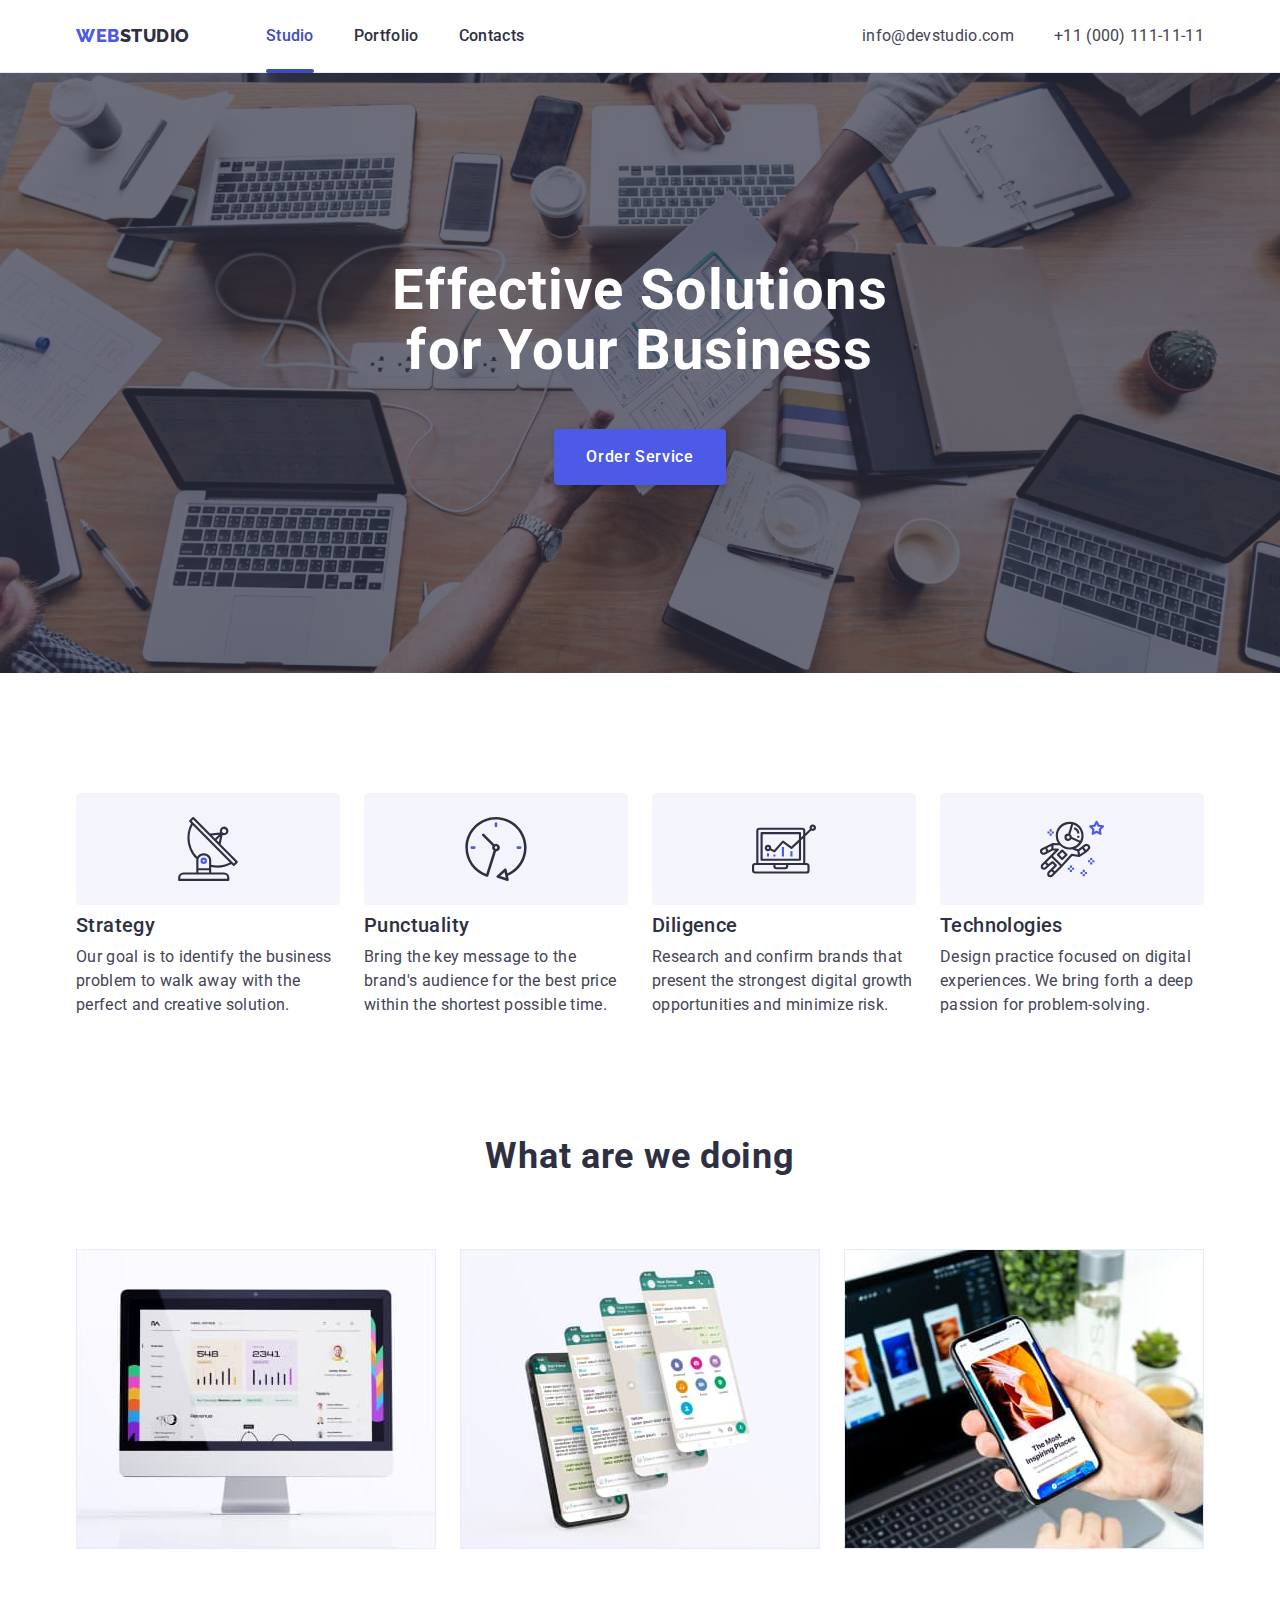
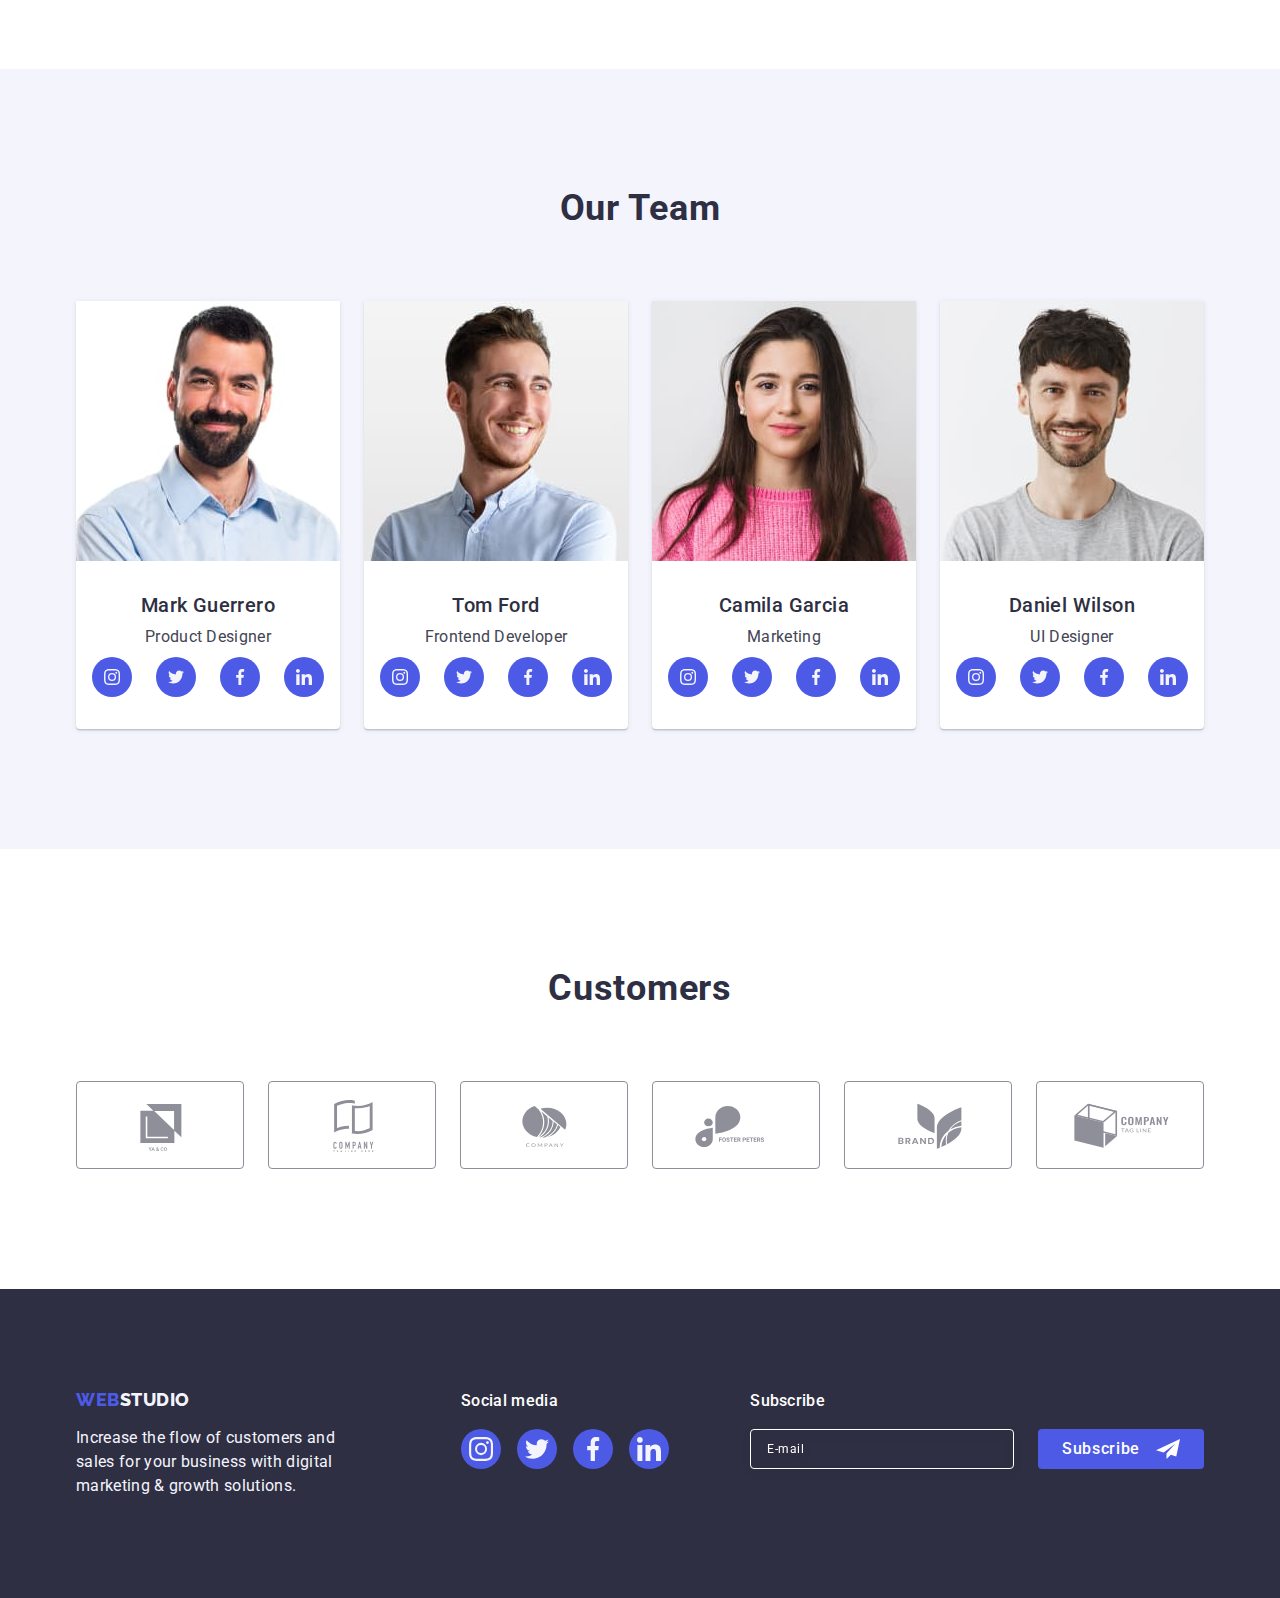
<file: index.html>
<!DOCTYPE html>
<html lang="en">
  <head>
    <meta charset="UTF-8" />
    <meta http-equiv="X-UA-Compatible" content="IE=edge" />
    <meta name="viewport" content="width=device-width, initial-scale=1.0" />
    <title>WebStudio</title>
    <link rel="preconnect" href="https://fonts.googleapis.com" />
    <link rel="preconnect" href="https://fonts.gstatic.com" crossorigin />
    <link
      href="https://fonts.googleapis.com/css2?family=Raleway:wght@800&family=Roboto:wght@400;500;700;900&display=swap"
      rel="stylesheet"
    />
    <link
      href="https://cdn.jsdelivr.net/npm/modern-normalize@2.0.0/modern-normalize.min.css"
      rel="stylesheet"
    />
    <link rel="stylesheet" href="./css/style.css"></head>
    <body>
      <!-- Header -->
      <header class="header">
        <div class="container header-container">
          <nav class="navigation">
            <a href="./index.html" class="logo link logo-header"
              >Web<span class="logo-black">Studio</span></a
            >
            <ul class="list menu-list">
              <li class="menu-item">
                <a href="./index.html" class="nav-item link current-site"
                  >Studio</a
                >
              </li>
              <li class="menu-item">
                <a href="./portfolio.html" class="nav-item link">Portfolio</a>
              </li>
              <li class="menu-item">
                <a href="" class="nav-item link">Contacts</a>
              </li>
            </ul>
          </nav>
  
          <address class="contacts">
            <ul class="list contact-list">
              <li>
                <a href="mailto:info@devstudio.com" class="contact link"
                  >info@devstudio.com</a
                >
              </li>
              <li>
                <a href="tel:+110001111111" class="contact link"
                  >+11 (000) 111-11-11</a
                >
              </li>
            </ul>
          </address>
        </div>
      </header>
      <main>
        <!-- Hero -->
        <section class="hero overlay">
          <div class="container">
            <h1 class="hero-title">Effective Solutions for Your Business</h1>
            <button type="button" class="hero-button" data-modal-open>
              Order Service
            </button>
          </div>
        </section>
  
        <!-- Section Advantages -->
        <section class="advant-section">
          <div class="container">
            <h2 class="visually-hidden">Our Advantages</h2>
  
            <ul class="list advant-list">
              <li class="advant-item">
                <div class="thumb">
                  <svg class="antenna-icon" width="64" height="64">
                    <use href="./images/icons.svg#antenna"></use>
                  </svg>
                </div>
                <h3 class="advant-undertitle">Strategy</h3>
                <p class="advant-text">
                  Our goal is to identify the business problem to walk away with
                  the perfect and creative solution.
                </p>
              </li>
              <li class="advant-item">
                <div class="thumb">
                  <svg class="clock-icon" width="64" height="64">
                    <use href="./images/icons.svg#clock"></use>
                  </svg>
                </div>
                <h3 class="advant-undertitle">Punctuality</h3>
                <p class="advant-text">
                  Bring the key message to the brand's audience for the best price
                  within the shortest possible time.
                </p>
              </li>
              <li class="advant-item">
                <div class="thumb">
                  <svg class="diagram-icon" width="64" height="64">
                    <use href="./images/icons.svg#diagram"></use>
                  </svg>
                </div>
                <h3 class="advant-undertitle">Diligence</h3>
                <p class="advant-text">
                  Research and confirm brands that present the strongest digital
                  growth opportunities and minimize risk.
                </p>
              </li>
              <li class="advant-item">
                <div class="thumb">
                  <svg class="astronaut-icon" width="64" height="64">
                    <use href="./images/icons.svg#astronaut"></use>
                  </svg>
                </div>
                <h3 class="advant-undertitle">Technologies</h3>
                <p class="advant-text">
                  Design practice focused on digital experiences. We bring forth a
                  deep passion for problem-solving.
                </p>
              </li>
            </ul>
          </div>
        </section>
  
        <!-- Section WhatAreWeDoing -->
        <section class="what-doing-section">
          <div class="container">
            <h2 class="section-title">What are we doing</h2>
            <ul class="list what-doing-list">
              <li class="what-doing-item">
                <img src="./images/computer.jpg" alt="IMac" width="360" />
              </li>
              <li class="what-doing-item">
                <img src="./images/phone.jpg" alt="Smartphone" width="360" />
              </li>
              <li class="what-doing-item">
                <img
                  src="./images/phone-laptop.jpg"
                  alt="A smartphone in the hand and laptop in the background"
                  width="360"
                />
              </li>
            </ul>
          </div>
        </section>
  
        <!-- Section Team -->
        <section class="team-section">
          <div class="container">
            <h2 class="section-title">Our Team</h2>
            <ul class="list team-list">
              <li class="team-card">
                <img
                  src="./images/person-one.jpg"
                  alt="fist person"
                  width="264"
                />
                <div class="team-member">
                  <h3 class="team-undertitle">Mark Guerrero</h3>
                  <p class="team-text">Product Designer</p>
                  <ul class="list team-sotialmedia">
                    <li class="team-sotialmedia-item">
                      <a class="team-sm-link link" href="">
                        <svg class="sotial-icon" width="16" height="16">
                          <use href="./images/icons.svg#instagram"></use>
                        </svg>
                      </a>
                    </li>
                    <li class="team-sotialmedia-item">
                      <a class="team-sm-link link" href="">
                        <svg class="sotial-icon" width="16" height="16">
                          <use href="./images/icons.svg#twitter"></use>
                        </svg>
                      </a>
                    </li>
                    <li class="team-sotialmedia-item">
                      <a class="team-sm-link link" href="">
                        <svg class="sotial-icon" width="16" height="16">
                          <use href="./images/icons.svg#facebook"></use>
                        </svg>
                      </a>
                    </li>
                    <li class="team-sotialmedia-item">
                      <a class="team-sm-link link" href="">
                        <svg class="sotial-icon" width="16" height="16">
                          <use href="./images/icons.svg#linkedin"></use>
                        </svg>
                      </a>
                    </li>
                  </ul>
                </div>
              </li>
              <li class="team-card">
                <img
                  src="./images/person-two.jpg"
                  alt="second person"
                  width="264"
                />
                <div class="team-member">
                  <h3 class="team-undertitle">Tom Ford</h3>
                  <p class="team-text">Frontend Developer</p>
                  <ul class="list team-sotialmedia">
                    <li class="team-sotialmedia-item">
                      <a class="team-sm-link link" href="">
                        <svg class="sotial-icon" width="16" height="16">
                          <use href="./images/icons.svg#instagram"></use>
                        </svg>
                      </a>
                    </li>
                    <li class="team-sotialmedia-item">
                      <a class="team-sm-link link" href="">
                        <svg class="sotial-icon" width="16" height="16">
                          <use href="./images/icons.svg#twitter"></use>
                        </svg>
                      </a>
                    </li>
                    <li class="team-sotialmedia-item">
                      <a class="team-sm-link link" href="">
                        <svg class="sotial-icon" width="16" height="16">
                          <use href="./images/icons.svg#facebook"></use>
                        </svg>
                      </a>
                    </li>
                    <li class="team-sotialmedia-item">
                      <a class="team-sm-link link" href="">
                        <svg class="sotial-icon" width="16" height="16">
                          <use href="./images/icons.svg#linkedin"></use>
                        </svg>
                      </a>
                    </li>
                  </ul>
                </div>
              </li>
              <li class="team-card">
                <img
                  src="./images/person-three.jpg"
                  alt="third person"
                  width="264"
                />
                <div class="team-member">
                  <h3 class="team-undertitle">Camila Garcia</h3>
                  <p class="team-text">Marketing</p>
                  <ul class="list team-sotialmedia">
                    <li class="team-sotialmedia-item">
                      <a class="team-sm-link link" href="">
                        <svg class="sotial-icon" width="16" height="16">
                          <use href="./images/icons.svg#instagram"></use>
                        </svg>
                      </a>
                    </li>
                    <li class="team-sotialmedia-item">
                      <a class="team-sm-link link" href="">
                        <svg class="sotial-icon" width="16" height="16">
                          <use href="./images/icons.svg#twitter"></use>
                        </svg>
                      </a>
                    </li>
                    <li class="team-sotialmedia-item">
                      <a class="team-sm-link link" href="">
                        <svg class="sotial-icon" width="16" height="16">
                          <use href="./images/icons.svg#facebook"></use>
                        </svg>
                      </a>
                    </li>
                    <li class="team-sotialmedia-item">
                      <a class="team-sm-link link" href="">
                        <svg class="sotial-icon" width="16" height="16">
                          <use href="./images/icons.svg#linkedin"></use>
                        </svg>
                      </a>
                    </li>
                  </ul>
                </div>
              </li>
              <li class="team-card">
                <img
                  src="./images/person-vour.jpg"
                  alt="fourth person"
                  width="264"
                />
                <div class="team-member">
                  <h3 class="team-undertitle">Daniel Wilson</h3>
                  <p class="team-text">UI Designer</p>
                  <ul class="list team-sotialmedia">
                    <li class="team-sotialmedia-item">
                      <a class="team-sm-link link" href="">
                        <svg class="sotial-icon" width="16" height="16">
                          <use href="./images/icons.svg#instagram"></use>
                        </svg>
                      </a>
                    </li>
                    <li class="team-sotialmedia-item">
                      <a class="team-sm-link link" href="">
                        <svg class="sotial-icon" width="16" height="16">
                          <use href="./images/icons.svg#twitter"></use>
                        </svg>
                      </a>
                    </li>
                    <li class="team-sotialmedia-item">
                      <a class="team-sm-link link" href="">
                        <svg class="sotial-icon" width="16" height="16">
                          <use href="./images/icons.svg#facebook"></use>
                        </svg>
                      </a>
                    </li>
                    <li class="team-sotialmedia-item">
                      <a class="team-sm-link link" href="">
                        <svg class="sotial-icon" width="16" height="16">
                          <use href="./images/icons.svg#linkedin"></use>
                        </svg>
                      </a>
                    </li>
                  </ul>
                </div>
              </li>
            </ul>
          </div>
        </section>
  
        <!-- Section Customers -->
  
        <section class="customers-section">
          <div class="container">
            <h2 class="section-title">Customers</h2>
            <ul class="list customers-list">
              <li class="customers-item">
                <a class="link customers-link" href="">
                  <svg class="customers-logo" width="104" height="56">
                    <use href="./images/icons.svg#logo-one"></use>
                  </svg>
                </a>
              </li>
              <li class="customers-item">
                <a class="link customers-link" href="">
                  <svg class="customers-logo" width="104" height="56">
                    <use href="./images/icons.svg#logo-two"></use>
                  </svg>
                </a>
              </li>
              <li class="customers-item">
                <a class="link customers-link" href="">
                  <svg class="customers-logo" width="104" height="56">
                    <use href="./images/icons.svg#logo-three"></use>
                  </svg>
                </a>
              </li>
              <li class="customers-item">
                <a class="link customers-link" href="">
                  <svg class="customers-logo" width="104" height="56">
                    <use href="./images/icons.svg#logo-four"></use>
                  </svg>
                </a>
              </li>
              <li class="customers-item">
                <a class="link customers-link" href="">
                  <svg class="customers-logo" width="104" height="56">
                    <use href="./images/icons.svg#logo-five"></use>
                  </svg>
                </a>
              </li>
              <li class="customers-item">
                <a class="link customers-link" href="">
                  <svg class="customers-logo" width="104" height="56">
                    <use href="./images/icons.svg#logo-six"></use>
                  </svg>
                </a>
              </li>
            </ul>
          </div>
        </section>
      </main>
  
      <!-- Footer -->
  
      <footer class="footer">
        <div class="container footer-container">
          <div class="logo-container">
            <a href="./index.html" class="logo link logo-footer"
              >Web<span class="logo-white">Studio</span></a
            >
            <p class="footer-text">
              Increase the flow of customers and sales for your business with
              digital marketing & growth solutions.
            </p>
          </div>
  
          <div class="sm-container">
            <p class="sm-text">Social media</p>
            <ul class="list sm-list">
              <li class="sm-item">
                <a class="link sm-link" href="">
                  <svg class="sm-icon" width="24" height="24">
                    <use href="./images/icons.svg#instagram"></use>
                  </svg>
                </a>
              </li>
              <li class="sm-item">
                <a class="link sm-link" href="">
                  <svg class="sm-icon" width="24" height="24">
                    <use href="./images/icons.svg#twitter"></use>
                  </svg>
                </a>
              </li>
              <li class="sm-item">
                <a class="link sm-link" href="">
                  <svg class="sm-icon" width="24" height="24">
                    <use href="./images/icons.svg#facebook"></use>
                  </svg>
                </a>
              </li>
              <li class="sm-item">
                <a class="link sm-link" href="">
                  <svg class="sm-icon" width="24" height="24">
                    <use href="./images/icons.svg#linkedin"></use>
                  </svg>
                </a>
              </li>
            </ul>
          </div>
  
          <div class="subscribe-container">
            <p class="sm-text">Subscribe</p>
            <form class="subscribe-form">
              <label class="subscribe-label">
                <input
                  class="subscribe-input"
                  type="email"
                  name="user-email"
                  placeholder="E-mail"
                />
              </label>
              <button class="subscribe-btn" type="submit">
                Subscribe
                <svg class="subscribe-icon" width="24" height="24">
                  <use href="./images/icons.svg#subscribe"></use>
                </svg>
              </button>
            </form>
          </div>
        </div>
      </footer>
  
      <!-- Backdrop Modal -->
  
      <div class="backdrop is-hidden" data-modal>
        <div class="modal">
          <button type="button" class="modal-close-btn" data-modal-close>
            <svg class="modal-close-icon" width="8" height="8">
              <use href="./images/icons.svg#close-black-18dp-2-1"></use>
            </svg>
          </button>
  
          <p class="modal-title">Leave your contacts and we will call you back</p>
  
          <form class="contact-form">
            <div class="form-field">
              <label class="user-info-label" for="user-name">Name</label>
              <div class="form-input">
                <input
                  class="input-field"
                  type="text"
                  name="user-name"
                  id="user-name"
                />
                <svg class="user-info-icon" width="18" height="24">
                  <use href="./images/icons.svg#person"></use>
                </svg>
              </div>
            </div>
  
            <div class="form-field">
              <label class="user-info-label" for="phone">Phone</label>
              <div class="form-input">
                <input
                  class="input-field"
                  type="tel"
                  name="user-number"
                  id="phone"
                />
                <svg class="user-info-icon" width="18" height="24">
                  <use href="./images/icons.svg#phone"></use>
                </svg>
              </div>
            </div>
  
            <div class="form-field">
              <label class="user-info-label" for="email">Email</label>
              <div class="form-input">
                <input
                  class="input-field"
                  type="email"
                  name="user-mail"
                  id="email"
                />
                <svg class="user-info-icon" width="18" height="24">
                  <use href="./images/icons.svg#email"></use>
                </svg>
              </div>
            </div>
  
            <div class="comment-container">
              <label class="user-info-label" for="user-comment">Comment</label>
              <textarea
                class="input-field comment-field"
                name="user-comment"
                id="user-comment"
                placeholder="Text input"
              ></textarea>
            </div>
  
            <div class="privacy-policy">
              <input
                class="check-input visually-hidden"
                id="user-privacy"
                type="checkbox"
                name="user-privacy"
                value="true"
                required
              />
              <label class="check-label" for="user-privacy">
                <span class="new-checkbox">
                  <svg class="check-icon" width="10" height="8">
                    <use href="./images/icons.svg#check"></use>
                  </svg>
                </span>
  
                I accept the terms and conditions of the
                <a class="check-link" href="#">Privacy Policy</a>
              </label>
            </div>
  
            <button class="modal-submit-btn" type="submit">Send</button>
          </form>
        </div>
      </div>
      <script src="modal.js"></script>
    </body>
  </html>
</file>
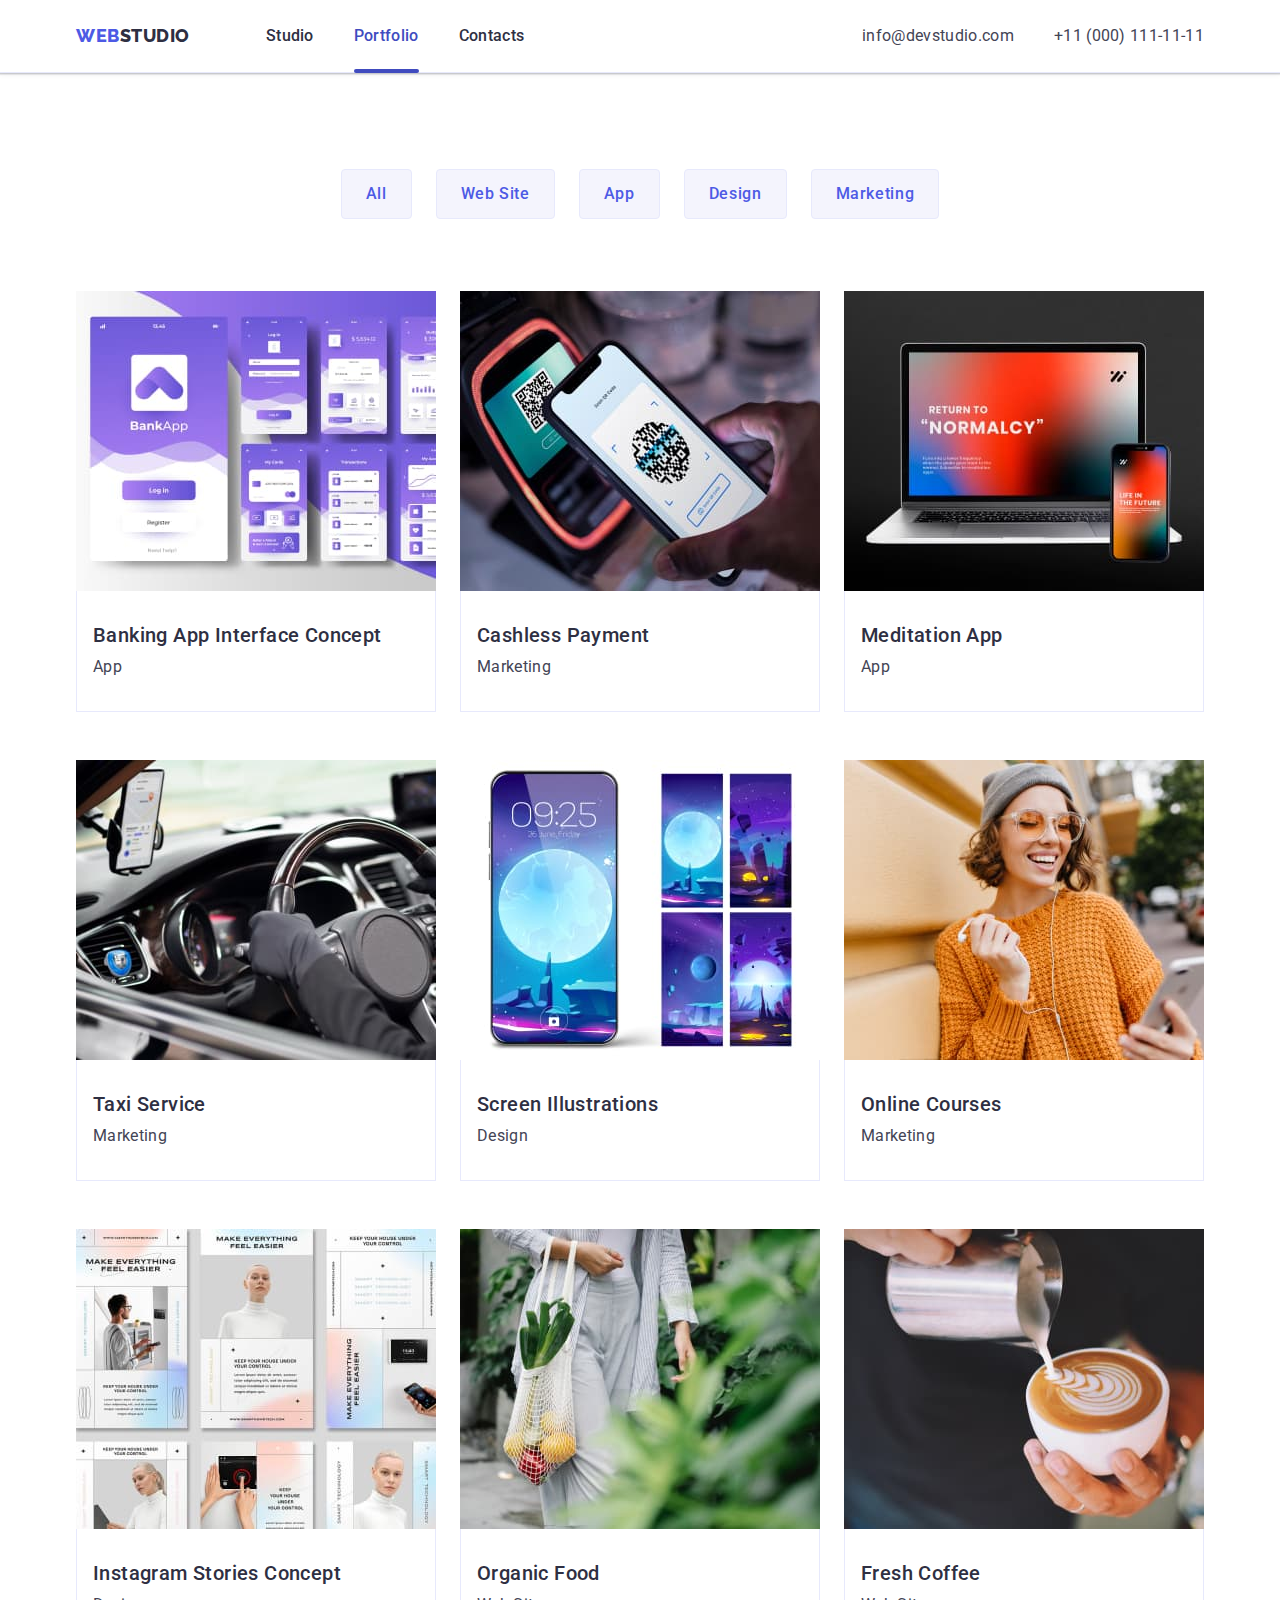
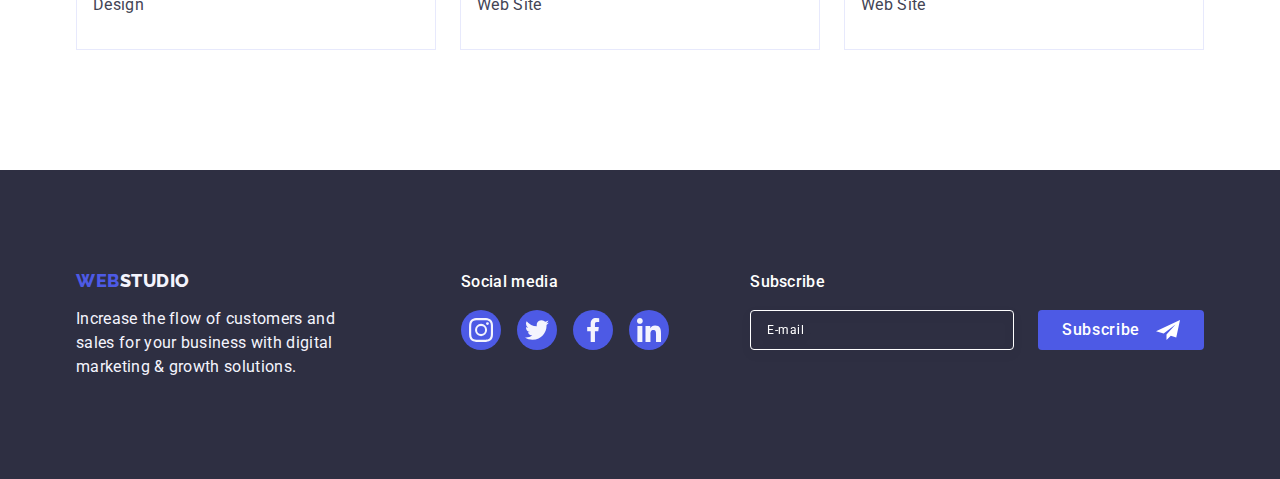
<file: portfolio.html>
<!DOCTYPE html>
<html lang="en">
  <head>
   <meta charset="UTF-8" />
    <meta http-equiv="X-UA-Compatible" content="IE=edge" />
    <meta name="viewport" content="width=device-width, initial-scale=1.0" />
    <title>WebStudio</title>
    <link rel="preconnect" href="https://fonts.googleapis.com" />
    <link rel="preconnect" href="https://fonts.gstatic.com" crossorigin />
    <link
      href="https://fonts.googleapis.com/css2?family=Raleway:wght@800&family=Roboto:wght@400;500;700;900&display=swap"
      rel="stylesheet"
    />
    <link
      href="https://cdn.jsdelivr.net/npm/modern-normalize@2.0.0/modern-normalize.min.css"
      rel="stylesheet"
    />
    <link rel="stylesheet" href="./css/style.css"></head>
    <body>
      <!-- Header -->
      <header class="header">
        <div class="container header-container">
          <nav class="navigation">
            <a href="./index.html" class="logo link"
              >Web<span class="logo-black">Studio</span></a
            >
            <ul class="list menu-list">
              <li class="menu-item">
                <a href="./index.html" class="nav-item link">Studio</a>
              </li>
              <li class="menu-item">
                <a href="./portfolio.html" class="nav-item link current-site"
                  >Portfolio</a
                >
              </li>
              <li class="menu-item">
                <a href="" class="nav-item link">Contacts</a>
              </li>
            </ul>
          </nav>
  
          <address class="contacts">
            <ul class="list contact-list">
              <li>
                <a href="mailto:info@devstudio.com" class="contact link"
                  >info@devstudio.com</a
                >
              </li>
              <li>
                <a href="tel:+110001111111" class="contact link"
                  >+11 (000) 111-11-11</a
                >
              </li>
            </ul>
          </address>
        </div>
      </header>
  
      <main>
        <section class="portfolio-section">
          <div class="container">
            <h1 hidden class="visually-hidden">Projects</h1>
  
            <ul class="list buttons-list">
              <li><button type="button" class="button">All</button></li>
              <li><button type="button" class="button">Web Site</button></li>
              <li><button type="button" class="button">App</button></li>
              <li><button type="button" class="button">Design</button></li>
              <li><button type="button" class="button">Marketing</button></li>
            </ul>
  
            <!-- Projects -->
            <ul class="list projects-list">
              <li class="projects-item">
                <a class="link project-link" href="#">
                  <div class="prod-thumb">
                    <img
                      src="./images/banking.jpg"
                      alt="App Interface"
                      width="360"
                      height="300"
                    />
                    <p class="prod-hover-text">
                      14 Stylish and User-Friendly App Design Concepts · Task
                      Manager App · Calorie Tracker App · Exotic Fruit Ecommerce
                      App · Cloud Storage App
                    </p>
                  </div>
                  <div class="projects-container">
                    <h2 class="project-title">Banking App Interface Concept</h2>
                    <p class="project-text">App</p>
                  </div>
                </a>
              </li>
              <li class="projects-item">
                <a class="link project-link" href="#">
                  <div class="prod-thumb">
                    <img
                      src="./images/payment.jpg"
                      alt="Phone and terminal"
                      width="360"
                      height="300"
                    />
                    <p class="prod-hover-text">
                      14 Stylish and User-Friendly App Design Concepts · Task
                      Manager App · Calorie Tracker App · Exotic Fruit Ecommerce
                      App · Cloud Storage App
                    </p>
                  </div>
                  <div class="projects-container">
                    <h2 class="project-title">Cashless Payment</h2>
                    <p class="project-text">Marketing</p>
                  </div>
                </a>
              </li>
              <li class="projects-item">
                <a class="link project-link" href="#">
                  <div class="prod-thumb">
                    <img
                      src="./images/meditation.jpg"
                      alt="Notebook"
                      width="360"
                      height="300"
                    />
                    <p class="prod-hover-text">
                      14 Stylish and User-Friendly App Design Concepts · Task
                      Manager App · Calorie Tracker App · Exotic Fruit Ecommerce
                      App · Cloud Storage App
                    </p>
                  </div>
                  <div class="projects-container">
                    <h2 class="project-title">Meditation App</h2>
                    <p class="project-text">App</p>
                  </div>
                </a>
              </li>
              <li class="projects-item">
                <a class="link project-link" href="#">
                  <div class="prod-thumb">
                    <img
                      src="./images/taxi-service.jpg"
                      alt="Car interior"
                      width="360"
                      height="300"
                    />
                    <p class="prod-hover-text">
                      14 Stylish and User-Friendly App Design Concepts · Task
                      Manager App · Calorie Tracker App · Exotic Fruit Ecommerce
                      App · Cloud Storage App
                    </p>
                  </div>
                  <div class="projects-container">
                    <h2 class="project-title">Taxi Service</h2>
                    <p class="project-text">Marketing</p>
                  </div>
                </a>
              </li>
              <li class="projects-item">
                <a class="link project-link" href="#">
                  <div class="prod-thumb">
                    <img
                      src="./images/illustrations.jpg"
                      alt="Illustrations on smartphone"
                      width="360"
                      height="300"
                    />
                    <p class="prod-hover-text">
                      14 Stylish and User-Friendly App Design Concepts · Task
                      Manager App · Calorie Tracker App · Exotic Fruit Ecommerce
                      App · Cloud Storage App
                    </p>
                  </div>
                  <div class="projects-container">
                    <h2 class="project-title">Screen Illustrations</h2>
                    <p class="project-text">Design</p>
                  </div>
                </a>
              </li>
              <li class="projects-item">
                <a class="link project-link" href="#">
                  <div class="prod-thumb">
                    <img
                      src="./images/courses.jpg"
                      alt="A woman with phone"
                      width="360"
                      height="300"
                    />
                    <p class="prod-hover-text">
                      14 Stylish and User-Friendly App Design Concepts · Task
                      Manager App · Calorie Tracker App · Exotic Fruit Ecommerce
                      App · Cloud Storage App
                    </p>
                  </div>
                  <div class="projects-container">
                    <h2 class="project-title">Online Courses</h2>
                    <p class="project-text">Marketing</p>
                  </div>
                </a>
              </li>
              <li class="projects-item">
                <a class="link project-link" href="#">
                  <div class="prod-thumb">
                    <img
                      src="./images/stories-concept.jpg"
                      alt="Stories design example"
                      width="360"
                      height="300"
                    />
                    <p class="prod-hover-text">
                      14 Stylish and User-Friendly App Design Concepts · Task
                      Manager App · Calorie Tracker App · Exotic Fruit Ecommerce
                      App · Cloud Storage App
                    </p>
                  </div>
                  <div class="projects-container">
                    <h2 class="project-title">Instagram Stories Concept</h2>
                    <p class="project-text">Design</p>
                  </div>
                </a>
              </li>
              <li class="projects-item">
                <a class="link project-link" href="#">
                  <div class="prod-thumb">
                    <img
                      src="./images/food.jpg"
                      alt="Woman with vegetables"
                      width="360"
                      height="300"
                    />
                    <p class="prod-hover-text">
                      14 Stylish and User-Friendly App Design Concepts · Task
                      Manager App · Calorie Tracker App · Exotic Fruit Ecommerce
                      App · Cloud Storage App
                    </p>
                  </div>
                  <div class="projects-container">
                    <h2 class="project-title">Organic Food</h2>
                    <p class="project-text">Web Site</p>
                  </div>
                </a>
              </li>
              <li class="projects-item">
                <a class="link project-link" href="#">
                  <div class="prod-thumb">
                    <img
                      src="./images/coffee.jpg"
                      alt="Latte art"
                      width="360"
                      height="300"
                    />
                    <p class="prod-hover-text">
                      14 Stylish and User-Friendly App Design Concepts · Task
                      Manager App · Calorie Tracker App · Exotic Fruit Ecommerce
                      App · Cloud Storage App
                    </p>
                  </div>
                  <div class="projects-container">
                    <h2 class="project-title">Fresh Coffee</h2>
                    <p class="project-text">Web Site</p>
                  </div>
                </a>
              </li>
            </ul>
          </div>
        </section>
      </main>
  
      <!-- Footer -->
  
      <footer class="footer">
        <div class="container footer-container">
          <div class="logo-container">
            <a href="./index.html" class="logo link logo-footer"
              >Web<span class="logo-white">Studio</span></a
            >
            <p class="footer-text">
              Increase the flow of customers and sales for your business with
              digital marketing & growth solutions.
            </p>
          </div>
  
          <div class="sm-container">
            <p class="sm-text">Social media</p>
            <ul class="list sm-list">
              <li class="sm-item">
                <a class="link sm-link" href="">
                  <svg class="sm-icon" width="24" height="24">
                    <use href="./images/icons.svg#instagram"></use>
                  </svg>
                </a>
              </li>
              <li class="sm-item">
                <a class="link sm-link" href="">
                  <svg class="sm-icon" width="24" height="24">
                    <use href="./images/icons.svg#twitter"></use>
                  </svg>
                </a>
              </li>
              <li class="sm-item">
                <a class="link sm-link" href="">
                  <svg class="sm-icon" width="24" height="24">
                    <use href="./images/icons.svg#facebook"></use>
                  </svg>
                </a>
              </li>
              <li class="sm-item">
                <a class="link sm-link" href="">
                  <svg class="sm-icon" width="24" height="24">
                    <use href="./images/icons.svg#linkedin"></use>
                  </svg>
                </a>
              </li>
            </ul>
          </div>
  
          <div class="subscribe-container">
            <p class="sm-text">Subscribe</p>
            <form class="subscribe-form">
              <label class="subscribe-label">
                <input
                  class="subscribe-input"
                  type="email"
                  name="user-email"
                  placeholder="E-mail"
                />
              </label>
              <button class="subscribe-btn" type="submit">
                Subscribe
                <svg class="subscribe-icon" width="24" height="24">
                  <use href="./images/icons.svg#subscribe"></use>
                </svg>
              </button>
            </form>
          </div>
        </div>
      </footer>
    </body>
  </html>
</file>
<file: css/style.css>
:root {
  --text-color: #434455;
  --title-color: #2e2f42;
  --dark-background: #2e2f42;
  --borders-color: #e7e9fc;
  --middle-background: #f4f4fd;
  --accent-color: #4d5ae5;
  --button-hover: #404bbf;
  --white-color: #ffffff;
  --icon-bg: #f4f4fd;
  --footer-hover: #31d0aa;
  --customers-logo: #8e8f99;

  --transition: 250ms cubic-bezier(0.4, 0, 0.2, 1);
}

/*! Main */

body {
  font-family: "Roboto", sans-serif;
  font-size: 16px;
  line-height: 1.5;
  letter-spacing: 0.02em;
  color: var(--text-color);
  background-color: var(--white-color);
}

.list {
  list-style: none;
}

.link {
  text-decoration: none;
}

h1,
h2,
h3,
p {
  margin-top: 0;
  margin-bottom: 0;
}

ul {
  margin-top: 0;
  margin-bottom: 0;
  padding-left: 0;
}

img {
  display: block;
  max-width: 100%;
}

.container {
  margin-left: auto;
  margin-right: auto;
  width: 1158px;
  padding-right: 15px;
  padding-left: 15px;
}
.section-title {
  margin-bottom: 72px;
  text-align: center;

  letter-spacing: 0.02em;
  font-size: 36px;
  line-height: 1.11;
  color: var(--title-color);
}

/* Header */

.header {
  border-bottom: 1px solid var(--borders-color);
  box-shadow: 0px 2px 1px rgba(46, 47, 66, 0.08),
    0px 1px 1px rgba(46, 47, 66, 0.16), 0px 1px 6px rgba(46, 47, 66, 0.08);
}

.navigation {
  display: flex;
  align-items: center;
}

.menu-list {
  display: flex;
  gap: 40px;
}

.header-container {
  display: flex;
  align-items: center;
}

.logo {
  margin-right: 76px;

  font-family: "Raleway", sans-serif;
  font-weight: 800;
  font-size: 18px;
  line-height: 1.17;
  letter-spacing: 0.03em;
  text-transform: uppercase;
  color: var(--accent-color);
}
.logo-black {
  color: var(--title-color);
}
.logo-white {
  color: var(--middle-background);
}

.nav-item {
  position: relative;
  padding: 24px 0;

  display: block;
  font-family: inherit;
  font-style: normal;
  font-weight: 500;
  font-size: 16px;
  line-height: 1.5;
  letter-spacing: 0.02em;
  color: var(--title-color);

  transition: color var(--transition);
}

.nav-item.current-site::after {
  content: "";
  position: absolute;
  left: 0;
  bottom: -1px;

  height: 4px;
  width: 100%;
  border-radius: 2px;
  background-color: var(--button-hover);
}

.nav-item:hover,
.nav-item:focus,
.current-site {
  color: var(--button-hover);
}

.contact {
  font-family: inherit;
  font-style: normal;
  font-size: 16px;
  line-height: 1.5;
  letter-spacing: 0.02em;
  color: var(--text-color);

  transition: color var(--transition);
}
.contact:hover,
.contact:focus {
  color: var(--button-hover);
}

.contact-list {
  display: flex;
  gap: 40px;
}

.contacts {
  margin-left: auto;
}

/* Hero */

.hero {
  padding: 188px 0;
  text-align: center;

  background-color: var(--dark-background);
}

.overlay {
  max-width: 1440px;
  height: 600px;
  margin-left: auto;
  margin-right: auto;
  background-image: linear-gradient(
      rgba(46, 47, 66, 0.7),
      rgba(46, 47, 66, 0.7)
    ),
    url(../images/people-office.jpg);
  background-size: cover;
  background-position: center;
  background-repeat: no-repeat;
}

.hero-title {
  margin-bottom: 48px;
  max-width: 496px;
  margin-left: auto;
  margin-right: auto;

  letter-spacing: 0.02em;
  font-size: 56px;
  line-height: 1.07;
  color: var(--white-color);
}

.hero-button {
  padding: 16px 32px;
  display: block;
  margin-left: auto;
  margin-right: auto;
  min-width: 169px;
  height: 56px;
  border: none;

  font-family: inherit;
  font-weight: 500;
  font-size: 16px;
  line-height: 1.5;
  letter-spacing: 0.04em;
  color: var(--white-color);
  background: var(--accent-color);
  box-shadow: 0px 4px 4px rgba(0, 0, 0, 0.15);
  border-radius: 4px;
  cursor: pointer;

  transition: background-color var(--transition);
}
.hero-button:hover,
.hero-button:focus {
  background-color: var(--button-hover);
}

/* Section Advantages */

.advant-section {
  padding-top: 120px;
  padding-bottom: 120px;
}
.advant-list {
  display: flex;
  gap: 24px;
}
.advant-item {
  width: 264px;
}

.visually-hidden {
  position: absolute;
  white-space: nowrap;
  width: 1px;
  height: 1px;
  overflow: hidden;
  border: 0;
  padding: 0;
  clip: rect(0 0 0 0);
  clip-path: inset(50%);
  margin: -1px;
}

.advant-undertitle {
  margin-bottom: 8px;

  letter-spacing: 0.02em;
  font-weight: 500;
  font-size: 20px;
  line-height: 1.2;
  color: var(--title-color);
}

/* ? ICONS */

.advant-item .thumb {
  height: 112px;
  background-color: var(--icon-bg);
  display: flex;
  justify-content: center;
  align-items: center;

  border-radius: 4px;
  margin-bottom: 8px;
}

/* Section WhatAreWeDoing, 
Section Team*/

.what-doing-section {
  padding-bottom: 120px;
}
.what-doing-list {
  display: flex;
  gap: 24px;
}

.team-undertitle {
  margin-bottom: 8px;
  text-align: center;

  letter-spacing: 0.02em;
  font-weight: 500;
  font-size: 20px;
  line-height: 1.2;
  color: var(--title-color);
}

.team-text {
  text-align: center;
  margin-bottom: 8px;

  color: var(--text-color);
}

.team-section {
  padding: 120px 0;
  background-color: var(--middle-background);
}

.team-card {
  width: calc((100% - 24px * 3) / 4);

  background: var(--white-color);
  box-shadow: 0px 1px 6px rgba(46, 47, 66, 0.08),
    0px 1px 1px rgba(46, 47, 66, 0.16), 0px 2px 1px rgba(46, 47, 66, 0.08);
  border-radius: 0px 0px 4px 4px;
}
.team-list {
  display: flex;
  gap: 24px;
}

.team-member {
  padding: 32px 16px;
}

/* ? Sotial networks */

.team-sotialmedia {
  display: flex;
  align-items: center;
  justify-content: center;
  gap: 24px;
}

.team-sotialmedia-item {
  width: 40px;
  height: 40px;
}

.team-sm-link {
  width: 100%;
  height: 100%;
  background-color: var(--accent-color);
  border-radius: 50%;
  color: var(--icon-bg);

  display: flex;
  justify-content: center;
  align-items: center;

  transition: background-color var(--transition);
}

.sotial-icon {
  fill: currentColor;
}

.team-sm-link:is(:hover, :focus) {
  background-color: var(--button-hover);
}

/* Section Customers */

.customers-section {
  padding: 120px 0;
}

.customers-list {
  display: flex;
  justify-content: center;
  align-items: center;
  gap: 24px;
}

.customers-item {
  width: 168px;
  height: 88px;
}

.customers-link {
  width: 100%;
  height: 100%;
  border: 1px solid var(--customers-logo);
  border-radius: 4px;
  color: var(--customers-logo);

  display: flex;
  justify-content: center;
  align-items: center;

  transition: border-color var(--transition), color var(--transition);
}

.customers-logo {
  fill: currentColor;
}

.customers-link:is(:hover, :focus) {
  border-color: var(--button-hover);
  color: var(--button-hover);
}

/* Footer */

.footer-text {
  width: 264px;

  color: var(--middle-background);
}

.footer {
  padding: 100px 0;
  background-color: var(--dark-background);
}

.logo-footer {
  margin-bottom: 16px;
  display: inline-block;
}

.footer-container {
  display: flex;
  align-items: baseline;
  justify-content: space-between;
}

.logo-container {
  margin-right: 40px;
}

/* ? SM Icons */

.sm-text {
  margin-bottom: 16px;

  font-weight: 500;

  color: var(--white-color);
}

.sm-list {
  display: flex;
  align-items: center;
  gap: 16px;
}

.sm-item {
  width: 40px;
  height: 40px;
}

.sm-link {
  width: 100%;
  height: 100%;
  background-color: var(--accent-color);
  border-radius: 50%;
  display: flex;
  justify-content: center;
  align-items: center;

  color: var(--icon-bg);

  transition: background-color var(--transition);
}

.sm-icon {
  fill: currentColor;
}

.sm-link:is(:hover, :focus) {
  background-color: var(--footer-hover);
}

/* Futter FORM */

.subscribe-form {
  display: flex;
  gap: 24px;
}

.subscribe-input {
  padding: 8px 16px;

  width: 264px;
  height: 40px;
  background-color: transparent;
  border: 1px solid var(--white-color);
  border-radius: 4px;
  color: var(--white-color);

  font-size: 12px;
  line-height: 1.5;
  letter-spacing: 0.04em;
  filter: drop-shadow(0px 4px 4px rgba(0, 0, 0, 0.15));

  transition: border var(--transition);
}

.subscribe-input:focus {
  border: 1px solid var(--accent-color);
  outline: none;
}

.subscribe-input::placeholder {
  font-size: 12px;
  line-height: 2;
  letter-spacing: 0.04em;
  color: var(--white-color);
}

.subscribe-btn {
  display: flex;
  justify-content: center;
  align-items: center;

  min-width: 165px;
  height: 40px;
  padding: 8px 24px;
  background-color: var(--accent-color);
  color: var(--white-color);
  font-family: "Roboto", sans-serif;
  font-weight: 500;
  font-size: 16px;
  line-height: 1.5;
  letter-spacing: 0.04em;
  border-radius: 4px;
  border: none;
  text-align: left;
  cursor: pointer;

  transition: background-color var(--transition);
}

.subscribe-btn:is(:hover, :focus) {
  background-color: var(--button-hover);
}

.subscribe-icon {
  margin-left: 16px;
}

/*! Portfolio page */

.button {
  padding: 12px 24px;
  font-family: inherit;
  font-weight: 500;
  font-size: 16px;
  line-height: 1.5;
  letter-spacing: 0.04em;
  color: var(--accent-color);
  background: var(--middle-background);
  border: 1px solid var(--borders-color);
  border-radius: 4px;
  cursor: pointer;

  transition: color var(--transition), background-color var(--transition),
    border-color var(--transition), box-shadow var(--transition);
}

.button.active {
  color: var(--white-color);
  background: var(--button-hover);
  box-shadow: 0px 3px 1px rgba(0, 0, 0, 0.1), 0px 2px 1px rgba(0, 0, 0, 0.08),
    0px 2px 2px rgba(0, 0, 0, 0.12);

  cursor: pointer;
}

.button:hover,
.button:focus {
  border: 1px solid transparent;
  box-shadow: 0px 3px 1px rgba(0, 0, 0, 0.1), 0px 2px 1px rgba(0, 0, 0, 0.08),
    0px 2px 2px rgba(0, 0, 0, 0.12);

  color: var(--white-color);
  background-color: var(--button-hover);
}

.portfolio-section {
  padding-top: 96px;
  padding-bottom: 120px;
}

.buttons-list {
  display: flex;
  margin-bottom: 72px;
  justify-content: center;
  gap: 24px;
}

/* Projects */

.project-title {
  margin-bottom: 8px;

  letter-spacing: 0.02em;
  font-weight: 500;
  font-size: 20px;
  line-height: 1.2;
  color: var(--title-color);
}
.projects-list {
  display: flex;
  flex-wrap: wrap;
  gap: 48px 24px;
}

.projects-container {
  padding: 32px 16px;
  border: 1px solid var(--borders-color);
  border-top: none;
}
.projects-item {
  width: calc((100% - 24px * 2) / 3);
}

.project-link {
  display: block;

  transition: box-shadow var(--transition);
}

.project-link:is(:hover, :focus) {
  box-shadow: 0px 1px 6px rgba(46, 47, 66, 0.08),
    0px 1px 1px rgba(46, 47, 66, 0.16), 0px 2px 1px rgba(46, 47, 66, 0.08);
}

.project-text {
  color: var(--text-color);
}

.prod-thumb {
  position: relative;

  overflow: hidden;
}

.prod-hover-text {
  position: absolute;
  color: var(--icon-bg);
  top: 0;
  left: 0;
  padding: 40px 32px;
  width: 100%;
  height: 100%;
  background-color: var(--accent-color);

  font-size: 16px;
  line-height: 1.5;
  letter-spacing: 0.02em;

  transform: translateY(100%);
  transition: transform var(--transition);
}

.project-link:is(:hover, :focus) .prod-hover-text {
  transform: translateY(0%);
}

/* backdrop-modal */

.backdrop {
  position: fixed;
  width: 100%;
  height: 100%;
  background-color: rgba(46, 47, 66, 0.4);
  top: 0;

  transition: opacity var(--transition), visibility var(--transition);
}

.modal {
  position: absolute;
  top: 50%;
  left: 50%;
  transform: translate(-50%, -50%) scaleX(1);
  transition: transform var(--transition);

  padding: 72px 24px 24px 24px;
  width: 408px;
  min-height: 584px;

  background-color: #fcfcfc;
  box-shadow: 0px 1px 1px rgba(0, 0, 0, 0.14), 0px 1px 3px rgba(0, 0, 0, 0.12),
    0px 2px 1px rgba(0, 0, 0, 0.2);
  border-radius: 4px;
}

.backdrop.is-hidden .modal {
  transform: translate(-50%, -50%) scaleX(0.7);
}

.modal-close-btn {
  position: absolute;
  top: 24px;
  right: 24px;
  padding: 0;

  display: flex;
  justify-content: center;
  align-items: center;
  width: 24px;
  height: 24px;

  background-color: var(--borders-color);
  border: 1px solid rgba(0, 0, 0, 0.1);
  border-radius: 50%;

  cursor: pointer;

  transition: background-color var(--transition), border var(--transition);
}

.modal-close-btn:is(:hover, :focus) {
  background-color: var(--button-hover);
  border: none;
}

.modal-close-btn:is(:hover, :focus) .modal-close-icon {
  fill: var(--white-color);
}

.modal-close-icon {
  fill: var(--title-color);

  transition: fill var(--transition);
}

.backdrop.is-hidden {
  visibility: hidden;
  opacity: 0;
  pointer-events: none;
}

/* Modal FORM */

.modal-title {
  font-weight: 500;
  margin-bottom: 16px;
  text-align: center;
  color: var(--title-color);
}

.contact-form {
  display: flex;
  flex-direction: column;
}

.comment-container {
  margin-bottom: 16px;
}

.user-info-label {
  display: block;

  margin-bottom: 4px;
  font-size: 12px;
  line-height: 1.17;

  letter-spacing: 0.04em;
  color: var(--customers-logo);
}

.input-field {
  width: 360px;
  height: 40px;
  padding: 8px 16px 8px 38px;
  border: 1px solid rgba(46, 47, 66, 0.4);
  border-radius: 4px;
  background-color: transparent;
  outline: transparent;

  transition: border-color var(--transition);
}

.input-field.comment-field {
  padding-left: 16px;
  height: 120px;
  resize: none;

  font-size: 12px;
  line-height: 1.17;
  letter-spacing: 0.04em;
  color: rgba(46, 47, 66, 0.4);
  border: 1px solid rgba(46, 47, 66, 0.4);
}

.input-field.comment-field::placeholder {
  color: rgba(46, 47, 66, 0.4);
}

.check-label {
  font-size: 12px;
  line-height: 1.17;
  letter-spacing: 0.04em;
  color: var(--customers-logo);
}

.privacy-policy {
  display: flex;
  align-items: center;
  margin-bottom: 24px;
}

.check-label > a {
  color: var(--accent-color);
}

.modal-submit-btn {
  margin: 0 auto;
  min-width: 169px;
  height: 56px;
  color: var(--white-color);
  background-color: var(--accent-color);
  box-shadow: 0px 4px 4px rgba(0, 0, 0, 0.15);
  border: none;
  border-radius: 4px;

  font-weight: 500;
  line-height: 1.5;
  letter-spacing: 0.04em;
  cursor: pointer;

  transition: background-color var(--transition);
}

.modal-submit-btn:hover,
.modal-submit-btn:focus {
  background-color: var(--button-hover);
}

.form-input {
  position: relative;
}

.user-info-icon {
  position: absolute;
  top: 50%;
  transform: translateY(-50%);
  left: 16px;

  transition: fill var(--transition);
}

.form-field {
  margin-bottom: 8px;
}

.input-field:focus {
  border-color: var(--accent-color);
}

.input-field:focus + .user-info-icon {
  fill: var(--accent-color);
}

.new-checkbox {
  position: relative;
  display: inline-flex;
  align-items: center;
  justify-content: center;

  box-sizing: border-box;
  margin-right: 8px;

  width: 16px;
  height: 16px;

  border: 1px solid rgba(46, 47, 66, 0.4);
  border-radius: 2px;
  fill: transparent;

  transition: background-color var(--transition), border var(--transition),
    fill var(--transition);
}

.check-input:checked + .check-label .new-checkbox {
  background-color: var(--button-hover);
  border: none;
  fill: var(--middle-background);
}

.check-link {
  color: var(--accent-color);
}
</file>
